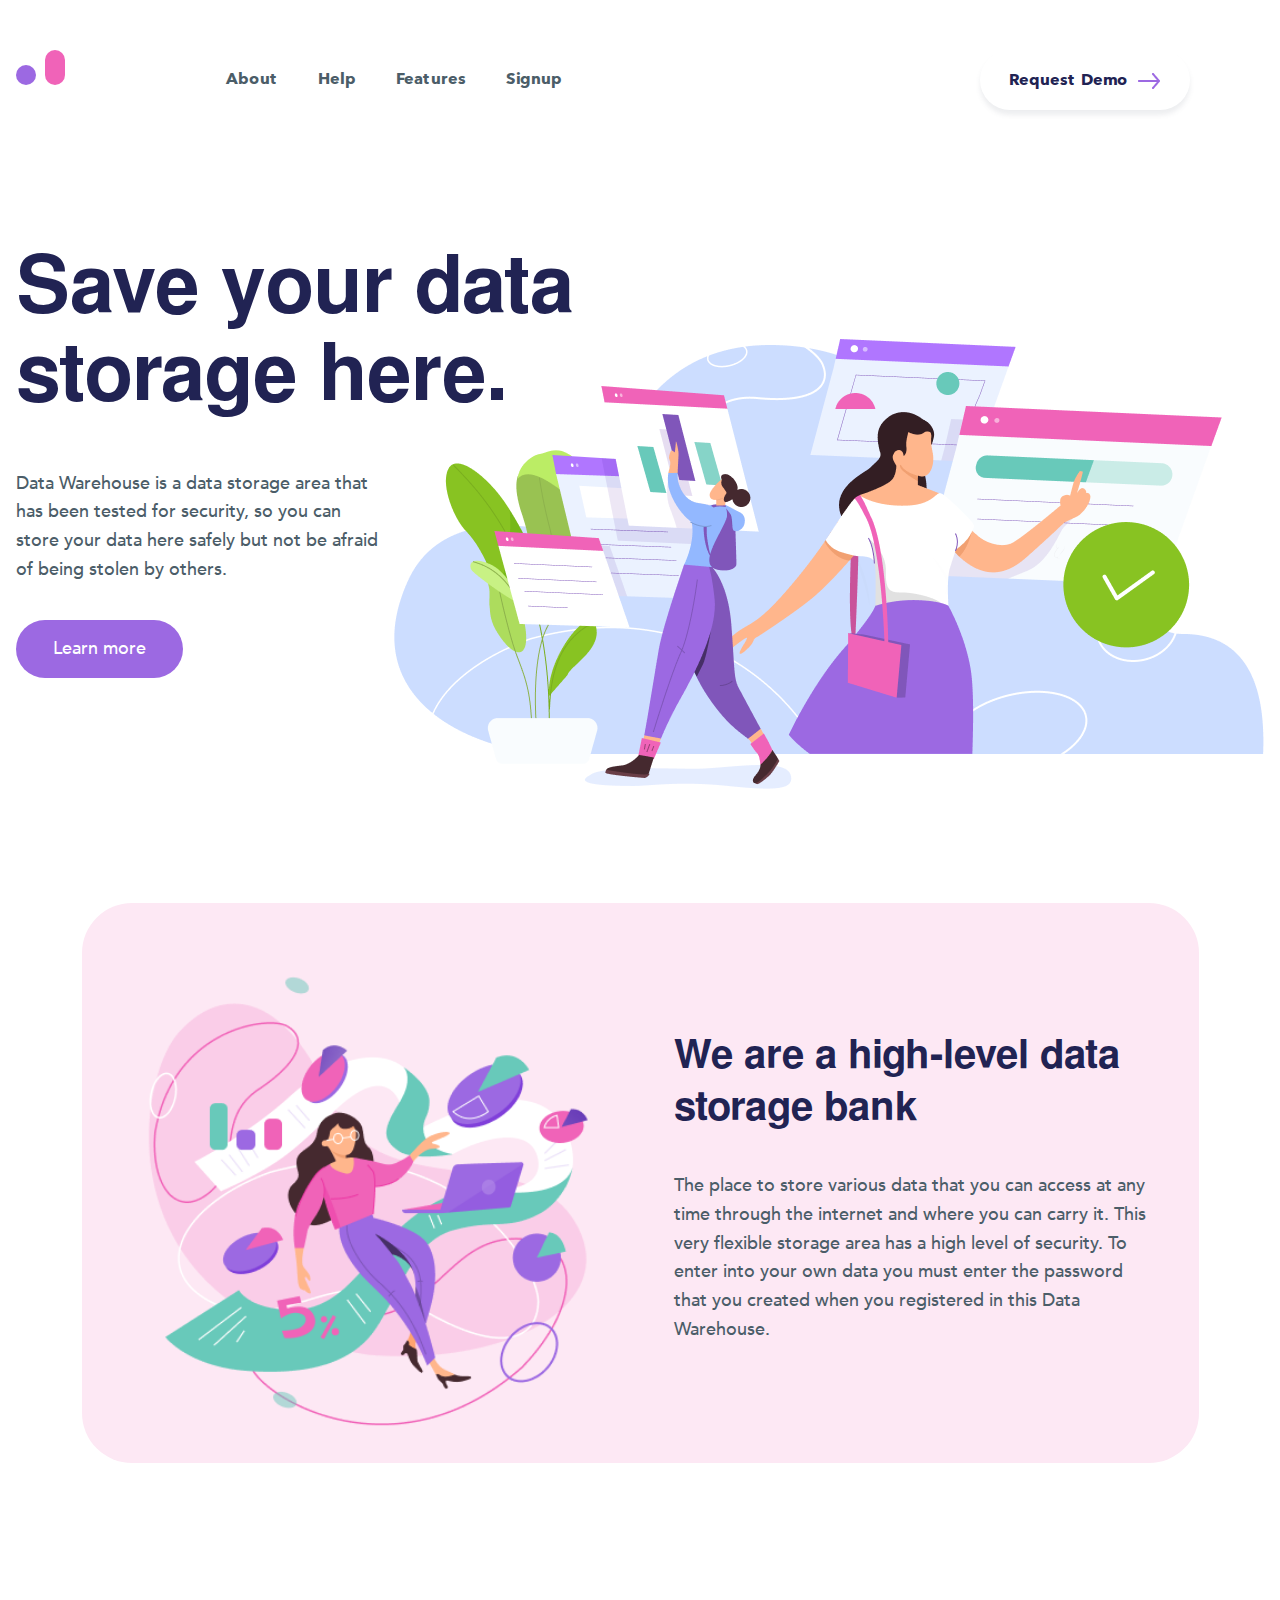
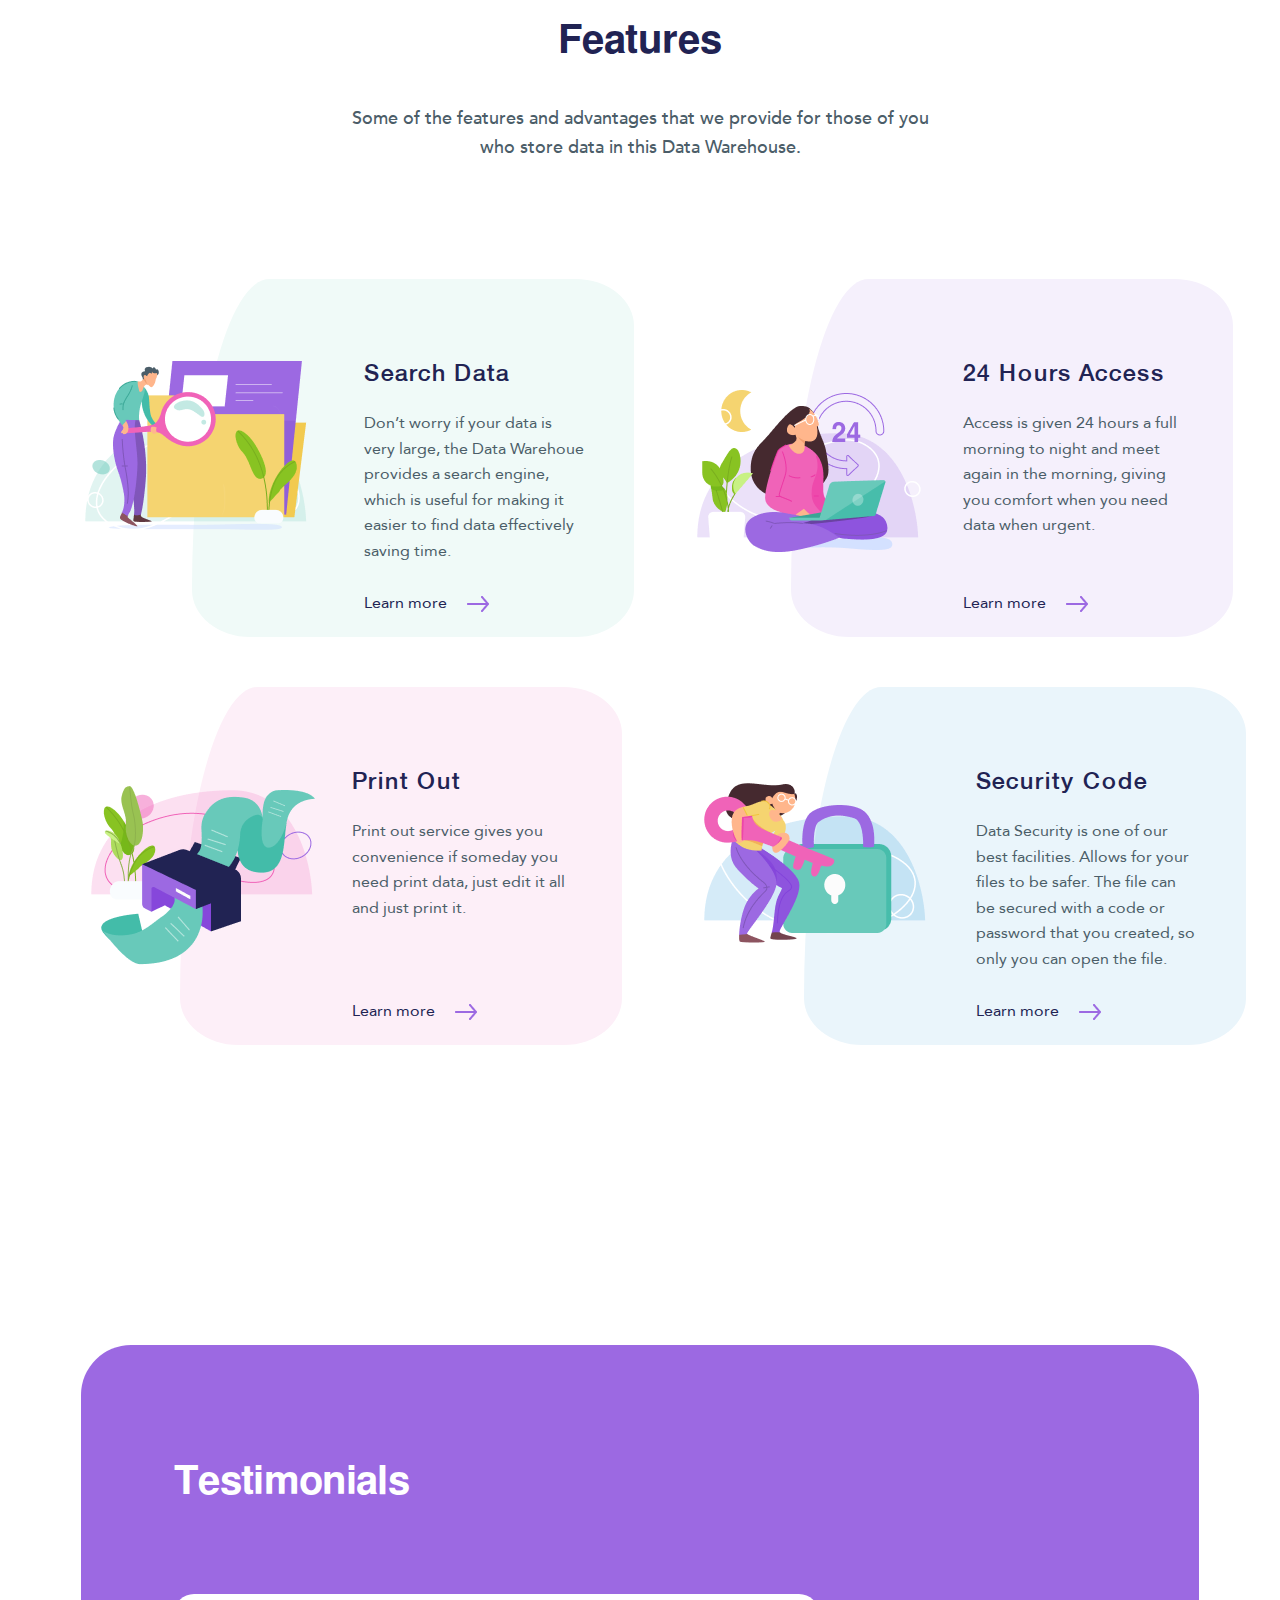
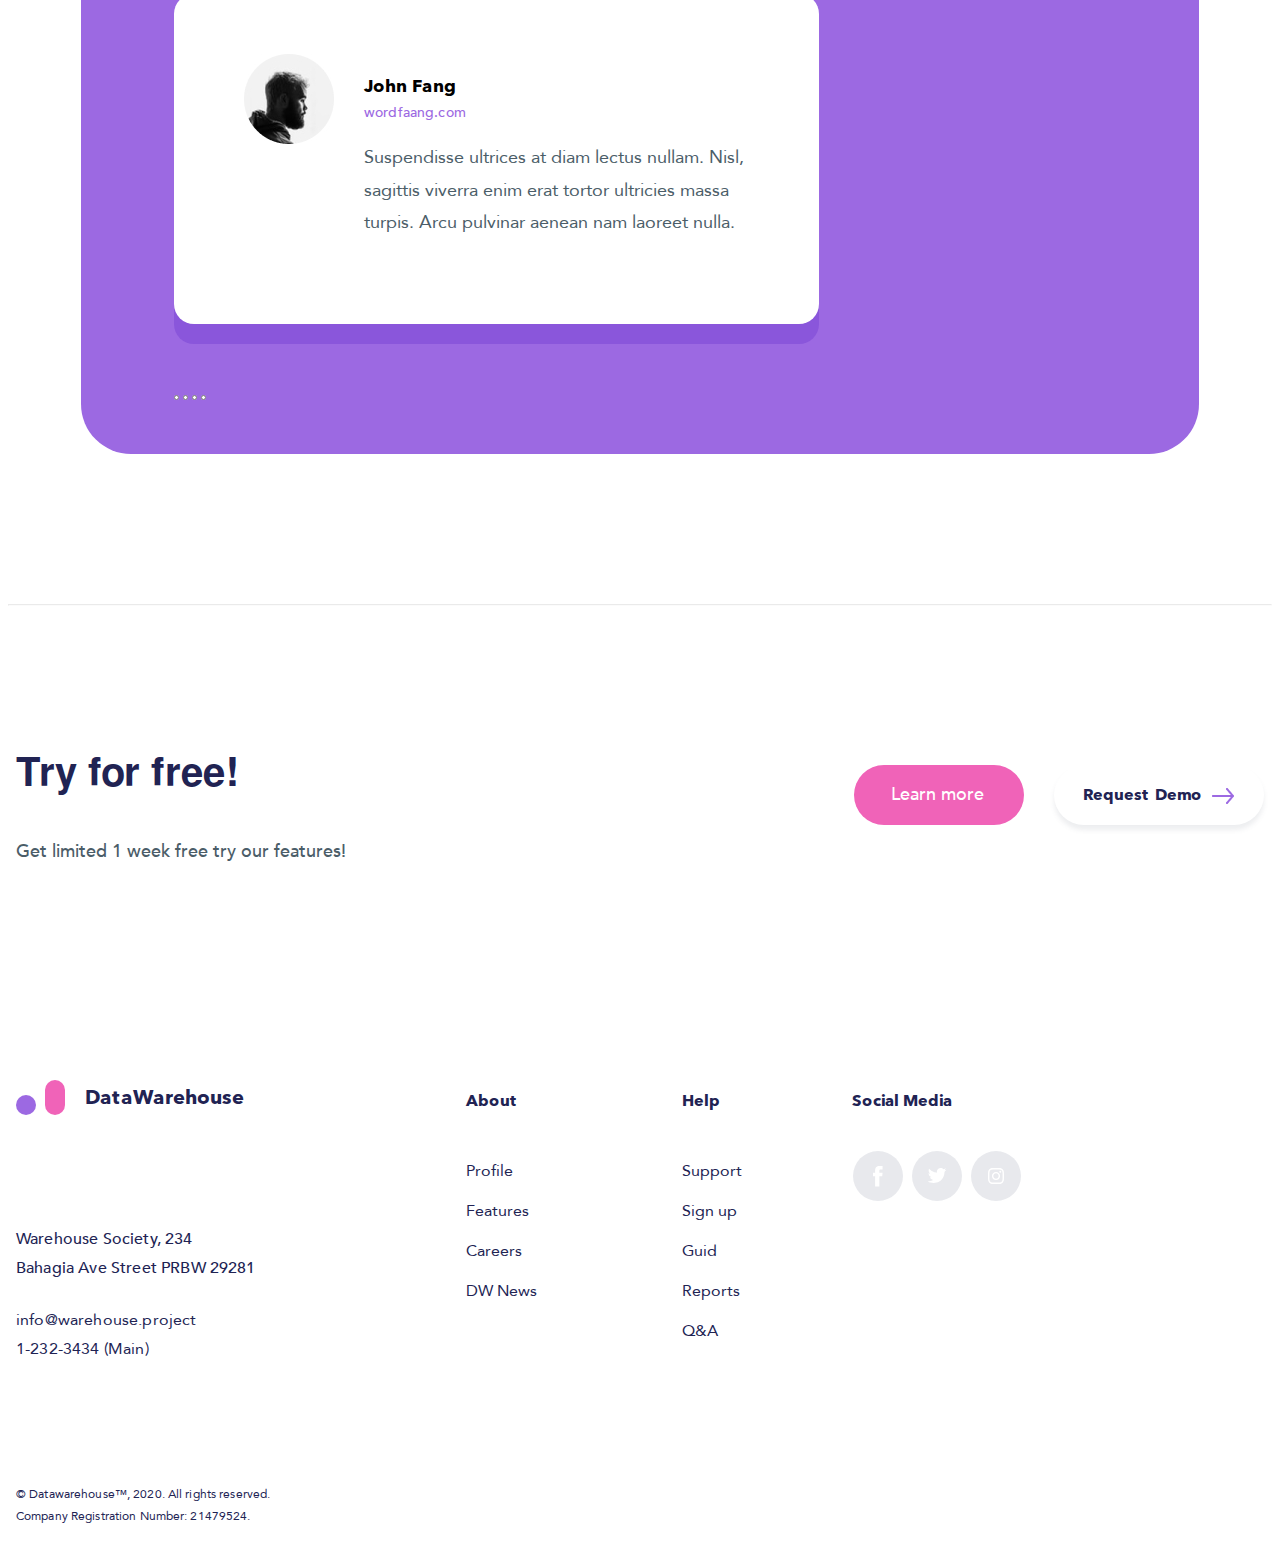
<file: index.html>
<!DOCTYPE html>
<html lang="uz">
<head>
    <meta charset="UTF-8">
    <meta http-equiv="X-UA-Compatible" content="IE=edge">
    <meta name="viewport" content="width=device-width, initial-scale=1.0">
    <title>Data warehouse</title>
    <link rel="stylesheet" href="css/main.css">
</head>
<body>
    <!-- SITE TOP -->
    <header class="contener site-top">
        <div class="header-item">
        <a class="header-logo" href="#"><img src="img/header-logo.svg" alt="header-logo" ></a>
        <ul class="nav-list">
            <li><a class="nav-item" href="#">About</a></li>
            <li><a class="nav-item" href="#">Help</a></li>
            <li><a class="nav-item" href="#">Features</a></li>
            <li><a class="nav-item" href="#">Signup</a></li>
            </ul>
            <a class="nav-link" href="#">Request Demo<span><img class="nav-link-img" src="img/arrow-right.png" alt=""></span> </a>
        </div>
<!-- SITE INTRO -->

    </header>
<div class="contener intro">
    <div class="intro-list">
    <h1 class="intro-h1">Save your data storage here.</h1>
    <p class="intro-text">Data Warehouse is a data storage area that has been
        tested for security, so you can store your data here
        safely but not be afraid of being stolen by others.</p>
    <a href="#" class="intro-link">Learn more</a>
</div>
    <img class="intro-img" src="img/intro-img.png" alt="" width="885" height="468">

</div>

<!-- SITE SERVICE -->
<div class="contener service">
    <img src="img/service-img.png" alt="logo-service" class="service-img">
    <div class="service-list">
    <h2 class="service-h2">We are a high-level data storage bank</h2>
    <p class="service-text">The place to store various data that you can access at any time through the internet  and where you can carry it.
        This very flexible storage area has a high level of security. To enter into your own data you must enter the password that
        you created when you registered in this Data Warehouse. </p>
    </div>
    </div>
    <!--   FEATURES -->
    <h3 class="contener features-heading">Features</h3>
    <p class="contener features-heading-text">Some of the features and advantages that we provide for those of you who store data in this Data Warehouse.</p>
    <div class="contener features-list">
        <ul class="features-list">

            <li class="features-item first-features-item">
                <img class="features-img" src="img/search-data.png" alt="" >
                <div class="features-texts">
                <h4 class="features-box-h4">Search Data</h4>
                <p class="features-box-text">Don’t worry if your data is very large, the Data Warehoue provides a search engine, which is useful
                     for making it easier to find data effectively saving time.</p>
                    <a class="features-box-link" href="">
                        <span>Learn more<img class="features-box-link-img" src="img/arrow-right.png" alt=""></span>
                    </a>
                </div>
                </li>
            <li class="features-item second-features-item">
                <img class="features-img" src="img/24-hours-access.png" alt="" >
                <div class="features-texts">
                <h4 class="features-box-h4">24 Hours Access</h4>
                <p class="features-box-text">Access is given 24 hours a full morning to night and
                    meet again in the morning, giving you comfort when
                    you need data when urgent.</p>
                    <a class="features-box-link" href="">
                        <span>Learn more<img class="features-box-link-img" src="img/arrow-right.png" alt=""></span>
                    </a>
                </div>
            </li>
            <li class="features-item third-features-item">
                <img class="features-img" src="img/print-out.png" alt=" " >
                <div class="features-texts">
                <h4 class="features-box-h4">Print Out</h4>
                <p class="features-box-text">Print out service gives you convenience if someday
                    you need print data, just edit it all and just print it.</p>
                    <a class="features-box-link" href="">
                        <span>Learn more<img class="features-box-link-img" src="img/arrow-right.png" alt=""></span>
                    </a>
                </div>
            </li>
            <li class="features-item fourth-features-item">
                <img class="features-img" src="img/security-code.png" alt="" >
                <div class="features-texts">
                <h4 class="features-box-h4">Security Code</h4>
                <p class="features-box-text">Data Security is one of our best facilities. Allows for your files
                    to be safer. The file can be secured with a code or password that
                    you created, so only you can open the file.</p>
                    <a class="features-box-link" href="">
                        <span>Learn more<img class="features-box-link-img" src="img/arrow-right.png" alt=""></span>
                    </a>
                </div>
            </li>
        </ul>
    </div>
   <!-- SITE TESTIMONIALS -->
    <div class="contener testimonials">
        <h5 class="testimonials-heading">Testimonials</h5>
        <div class="testimonials-list">
            <img class="john-fang" src="img/John-Fang.jpg" alt="" >
            <div class="testimonials-item">
                <p class="testimonials-name-person">John Fang</p>
                <a class="testimonials-site-person" href="#">wordfaang.com</a>
                <p class="testimonials-text-person">Suspendisse ultrices at diam lectus nullam.
                    Nisl, sagittis viverra enim erat tortor ultricies massa turpis. Arcu pulvinar aenean nam laoreet nulla.</p>
            </div>
        </div>
        <div class="testimonials-slider-input">
            <input class="slider slider-input-1" type="radio" name="slider-input-radio" >
            <input class="slider slider-input-1" type="radio" name="slider-input-radio" >
            <input class="slider slider-input-1" type="radio" name="slider-input-radio" >
            <input class="slider slider-input-1" type="radio" name="slider-input-radio" >
        </div>
    </div>
    <hr class="footer-hr">
    <!-- SITE FOOTER -->
    <footer class="site-footer contener">
        <div class="footer-heading">
            <div class="footer-heading-text">
                <p class="footer-heading-title">Try for free!</p>
                <p class="footer-heading-subtitle">Get limited 1 week free try our features!</p>
                </div>
                <div class="footer-heading-link">
                    <a class="footer-heading-more-link" href="#">Learn more</a>
                    <a class="footer-heading-demo-link" href="#">Request Demo <span><img class="footer-heading-demo-link-img" src="img/arrow-right.png" alt=""></span></a>
            </div>
        </div>
        <div class="footer">
            <div class="footer-contacts">
                <div class="footer-logo">
                <img src="img/header-logo.svg" alt="">
                <h6 class="footer-h6">DataWarehouse</h6></div>
                <p class="footer-adress">Warehouse Society, 234 <br>
                                        Bahagia Ave Street PRBW 29281</p>
                <p class="footer-contact">info@warehouse.project  <br>
                                          1-232-3434 (Main)</p>
                 <p class="footer-last-text">© Datawarehouse™, 2020. All rights reserved. <br>
                                             Company Registration Number: 21479524.</p>
            </div>
            <ul class="footer-nav">
                <li class="footer-nav-list footer-nav-help">
                    <h6 class="footer-nav-heading">About</h6>
                    <a class="footer-link" href="#">Profile</a>
                    <a class="footer-link" href="#">Features</a>
                    <a class="footer-link" href="#">Careers</a>
                    <a class="footer-link" href="#">DW News</a>
                </li>
                <li class="footer-nav-list footer-nav-about">
                    <h6 class="footer-nav-heading">Help</h6>
                    <a class="footer-link" href="#">Support</a>
                    <a class="footer-link" href="#">Sign up</a>
                    <a class="footer-link" href="#">Guid</a>
                    <a class="footer-link" href="#">Reports</a>
                    <a class="footer-link" href="#">Q&A</a>
                </li>
                <li class="footer-nav-list footer-nav-sm">
                    <h6 class="footer-nav-heading">Social Media</h6>
                    <a href="#"><img src="img/facebook.svg" alt=""></a>
                    <a href="#"><img src="img/twitter.svg" alt=""></a>
                    <a href="#"><img src="img/instagram.svg" alt=""></a>
                </li>
            </ul>
        </div>

    </footer>
</body>
</html>
</file>
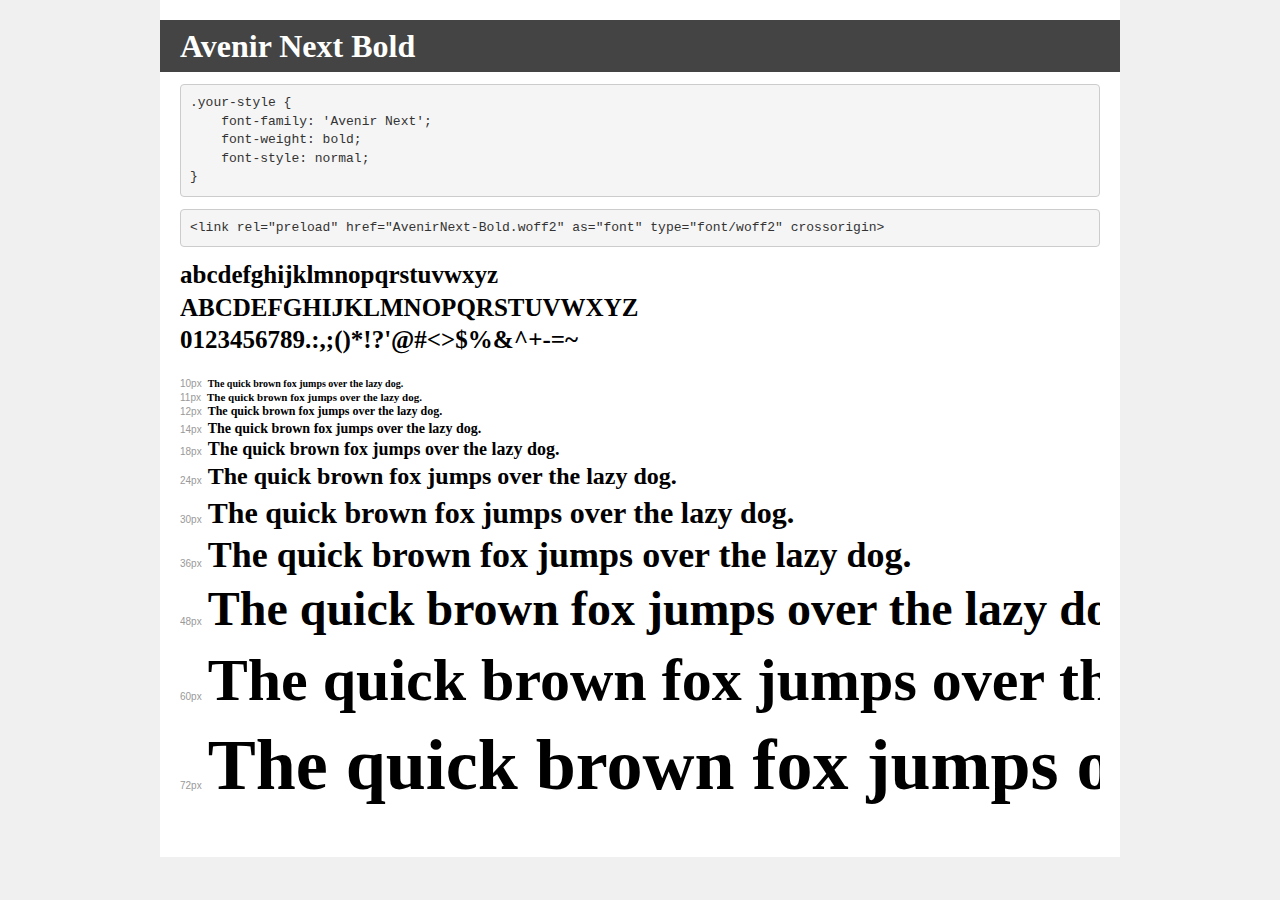
<file: fonts/Avenir/demo.html>
<!DOCTYPE html>
<html lang="en">
<head>
    <meta charset="utf-8">
    <meta http-equiv="X-UA-Compatible" content="IE=edge">
    <meta name="viewport" content="width=device-width, initial-scale=1">
    <meta name="robots" content="noindex, noarchive">
    <meta name="format-detection" content="telephone=no">
    <title>Transfonter demo</title>
    <link href="stylesheet.css" rel="stylesheet">
    <style>
        /*
        http://meyerweb.com/eric/tools/css/reset/
        v2.0 | 20110126
        License: none (public domain)
        */
        html, body, div, span, applet, object, iframe,
        h1, h2, h3, h4, h5, h6, p, blockquote, pre,
        a, abbr, acronym, address, big, cite, code,
        del, dfn, em, img, ins, kbd, q, s, samp,
        small, strike, strong, sub, sup, tt, var,
        b, u, i, center,
        dl, dt, dd, ol, ul, li,
        fieldset, form, label, legend,
        table, caption, tbody, tfoot, thead, tr, th, td,
        article, aside, canvas, details, embed,
        figure, figcaption, footer, header, hgroup,
        menu, nav, output, ruby, section, summary,
        time, mark, audio, video {
            margin: 0;
            padding: 0;
            border: 0;
            font-size: 100%;
            font: inherit;
            vertical-align: baseline;
        }
        /* HTML5 display-role reset for older browsers */
        article, aside, details, figcaption, figure,
        footer, header, hgroup, menu, nav, section {
            display: block;
        }
        body {
            line-height: 1;
        }
        ol, ul {
            list-style: none;
        }
        blockquote, q {
            quotes: none;
        }
        blockquote:before, blockquote:after,
        q:before, q:after {
            content: '';
            content: none;
        }
        table {
            border-collapse: collapse;
            border-spacing: 0;
        }
        /* demo styles */
        body {
            background: #f0f0f0;
            color: #000;
        }
        .page {
            background: #fff;
            width: 920px;
            margin: 0 auto;
            padding: 20px 20px 0 20px;
            overflow: hidden;
        }
        .font-container {
            overflow-x: auto;
            overflow-y: hidden;
            margin-bottom: 40px;
            line-height: 1.3;
            white-space: nowrap;
            padding-bottom: 5px;
        }
        h1 {
            position: relative;
            background: #444;
            font-size: 32px;
            color: #fff;
            padding: 10px 20px;
            margin: 0 -20px 12px -20px;
        }
        .letters {
            font-size: 25px;
            margin-bottom: 20px;
        }
        .s10:before {
            content: '10px';
        }
        .s11:before {
            content: '11px';
        }
        .s12:before {
            content: '12px';
        }
        .s14:before {
            content: '14px';
        }
        .s18:before {
            content: '18px';
        }
        .s24:before {
            content: '24px';
        }
        .s30:before {
            content: '30px';
        }
        .s36:before {
            content: '36px';
        }
        .s48:before {
            content: '48px';
        }
        .s60:before {
            content: '60px';
        }
        .s72:before {
            content: '72px';
        }
        .s10:before, .s11:before, .s12:before, .s14:before,
        .s18:before, .s24:before, .s30:before, .s36:before,
        .s48:before, .s60:before, .s72:before {
            font-family: Arial, sans-serif;
            font-size: 10px;
            font-weight: normal;
            font-style: normal;
            color: #999;
            padding-right: 6px;
        }
        pre {
            display: block;
            padding: 9px;
            margin: 0 0 12px;
            font-family: Monaco, Menlo, Consolas, "Courier New", monospace;
            font-size: 13px;
            line-height: 1.428571429;
            color: #333;
            font-weight: normal;
            font-style: normal;
            background-color: #f5f5f5;
            border: 1px solid #ccc;
            overflow-x: auto;
            border-radius: 4px;
        }
        /* responsive */
        @media (max-width: 959px) {
            .page {
                width: auto;
                margin: 0;
            }
        }
    </style>
</head>
<body>
<div class="page">
    <div class="demo">
        <h1 style="font-family: 'Avenir Next'; font-weight: bold; font-style: normal;">Avenir Next Bold</h1>
        <pre title="Usage">.your-style {
    font-family: 'Avenir Next';
    font-weight: bold;
    font-style: normal;
}</pre>
        <pre title="Preload (optional)">
&lt;link rel=&quot;preload&quot; href=&quot;AvenirNext-Bold.woff2&quot; as=&quot;font&quot; type=&quot;font/woff2&quot; crossorigin&gt;</pre>
        <div class="font-container" style="font-family: 'Avenir Next'; font-weight: bold; font-style: normal;">
            <p class="letters">
                abcdefghijklmnopqrstuvwxyz<br>
ABCDEFGHIJKLMNOPQRSTUVWXYZ<br>
                0123456789.:,;()*!?'@#&lt;&gt;$%&^+-=~
            </p>
            <p class="s10" style="font-size: 10px;">The quick brown fox jumps over the lazy dog.</p>
            <p class="s11" style="font-size: 11px;">The quick brown fox jumps over the lazy dog.</p>
            <p class="s12" style="font-size: 12px;">The quick brown fox jumps over the lazy dog.</p>
            <p class="s14" style="font-size: 14px;">The quick brown fox jumps over the lazy dog.</p>
            <p class="s18" style="font-size: 18px;">The quick brown fox jumps over the lazy dog.</p>
            <p class="s24" style="font-size: 24px;">The quick brown fox jumps over the lazy dog.</p>
            <p class="s30" style="font-size: 30px;">The quick brown fox jumps over the lazy dog.</p>
            <p class="s36" style="font-size: 36px;">The quick brown fox jumps over the lazy dog.</p>
            <p class="s48" style="font-size: 48px;">The quick brown fox jumps over the lazy dog.</p>
            <p class="s60" style="font-size: 60px;">The quick brown fox jumps over the lazy dog.</p>
            <p class="s72" style="font-size: 72px;">The quick brown fox jumps over the lazy dog.</p>
        </div>
    </div>

</div>
</body>
</html>
</file>
<file: css/main.css>
@font-face {
	font-family: 'Avenir';
	src: url('../fonts/Avenir/avenirnextcyr-bold.eot');
	src: url('../fonts/Avenir/avenirnextcyr-bold.eot?#iefix') format('embedded-opentype'),
		url('../fonts/Avenir/avenirnextcyr-bold.woff2') format('woff2'),
		url('../fonts/Avenir/avenirnextcyr-bold.woff') format('woff'),
		url('../fonts/Avenir/avenirnextcyr-bold.ttf') format('truetype'),
		url('../fonts/Avenir/avenirnextcyr-bold.svg#avenirnextcyr-bold') format('svg');
	font-weight: 900;
}

@font-face {
    font-family: 'Avenir Next';
    src: url('AvenirNext-Bold.eot');
    src: url('AvenirNext-Bold.eot?#iefix') format('embedded-opentype'),
        url('AvenirNext-Bold.woff2') format('woff2'),
        url('AvenirNext-Bold.woff') format('woff'),
        url('AvenirNext-Bold.ttf') format('truetype'),
        url('AvenirNext-Bold.svg#AvenirNext-Bold') format('svg');
    font-weight: 800;
    font-style: normal;
    font-display: swap;
}

@font-face {
    font-family: 'Avenir';
    src: url('../fonts/Avenir/Avenir-Medium.eot');
    src: url('../fonts/Avenir/Avenir-Medium.eot?#iefix') format('embedded-opentype'),
        url('../fonts/Avenir/Avenir-Medium.woff2') format('woff2'),
        url('../fonts/Avenir/Avenir-Medium.woff') format('woff'),
        url('../fonts/Avenir/Avenir-Medium.ttf') format('truetype'),
        url('../fonts/Avenir/Avenir-Medium.svg#Avenir-Medium') format('svg');
    font-weight: 500;
    font-style: normal;
    font-display: swap;
}

@font-face {
    font-family: 'Avenir';
    src: url('../fonts/Avenir/Avenir-Roman.eot');
    src: url('../fonts/Avenir/Avenir-Roman.eot?#iefix') format('embedded-opentype'),
        url('../fonts/Avenir/Avenir-Roman.woff2') format('woff2'),
        url('../fonts/Avenir/Avenir-Roman.woff') format('woff'),
        url('../fonts/Avenir/Avenir-Roman.ttf') format('truetype'),
        url('../fonts/Avenir/Avenir-Roman.svg#Avenir-Roman') format('svg');
    font-weight: normal;
    font-style: normal;
    font-display: swap;
}

@font-face {
    font-family: 'Helvetica';
    src: url('../fonts/Helvetica/HelveticaMedium.eot');
    src: url('../fonts/Helvetica/HelveticaMedium.eot?#iefix') format('embedded-opentype'),
        url('../fonts/Helvetica/HelveticaMedium.woff2') format('woff2'),
        url('../fonts/Helvetica/HelveticaMedium.woff') format('woff'),
        url('../fonts/Helvetica/HelveticaMedium.ttf') format('truetype'),
        url('../fonts/Helvetica/HelveticaMedium.svg#HelveticaMedium') format('svg');
    font-weight: 500;
    font-style: normal;
    font-display: swap;
}

@font-face {
    font-family: 'Helvetica';
    src: url('../fonts/Helvetica/FreeSansBold.eot');
    src: url('../fonts/Helvetica/FreeSansBold.eot?#iefix') format('embedded-opentype'),
        url('../fonts/Helvetica/FreeSansBold.woff2') format('woff2'),
        url('../fonts/Helvetica/FreeSansBold.woff') format('woff'),
        url('../fonts/Helvetica/FreeSansBold.ttf') format('truetype'),
        url('../fonts/Helvetica/FreeSansBold.svg#FreeSansBold') format('svg');
    font-weight: bold;
    font-style: normal;
    font-display: swap;
}
* {
    box-sizing: border-box;
    font-style: normal;
    font-weight: normal;
    font-family: 'Avenir', Helvetica, sans-serif;
}
.contener {
    width: 1248px;
    margin-right: auto;
    margin-left: auto;
}
.header-item {
    display: flex;
    margin-top: 50px;
    margin-bottom: 130px;
}
.header-logo {
    width:"49px";
    height:"35px";
}
.nav-list {
    display: flex;
    margin-left: 121px;
    list-style-type: none;
	padding-inline-start: 0px;
}
.nav-item {
    text-decoration: none;
    margin-left: 40px;
    font-family: 'Avenir';
    font-weight: 800;
    font-size: 16px;
    line-height: 160%;
    color: #4B5D68;
}
.nav-item:hover {
    color:#212353
}
.nav-link {
    margin-left: 418px;
    width: 210px;
    height: 60px;
    background-color: #FFFFFF;
    box-shadow: 0px 5px 5px rgba(75, 93, 104, 0.1);
    border-radius: 50px;
    padding: 17px 29px 17px 29px;
    text-decoration: none;
    display: flex;
    font-family: 'Avenir';
    font-weight: 800;
    font-size: 16px;
    line-height: 160%;
    letter-spacing: 0.005em;
    color: #212353;
}
.nav-link-img {
    margin-left: 10px;
    margin-top: 6px;
}
/* INTRO */
.intro {
    display: flex;
    height: 564px;
    flex-wrap: nowrap;
    margin-bottom: 99px;
}

.intro-h1 {
    font-family: Helvetica;
    font-weight: bold;
    font-size: 80px;
    line-height: 110%;
    color: #212353;
    margin-right: -400px;
    margin-top: 0;
}
.intro-img {
    margin-top: 96px;
}
.intro-text {
    font-family: 'Avenir';
    font-weight: 500;
    font-size: 18px;
    line-height: 160%;
    color: #4B5D68;
    margin-bottom: 50px;
}
.intro-link {
    color: #FFFFFF;
    text-decoration: 0;
    width: 170px;
    height: 60px;
    padding: 16px 37px 17px 37px;
    background: #9C69E2;
    border-radius: 50px;
    font-family: 'Avenir';
    font-weight: 500;
    font-size: 18px;
    line-height: 160%;
}
/* SERVICES */
.service {
    width: 1117px;
    height: 560px;
    background: #FDE8F4;
    border-radius: 50px;
    display: flex;
    margin-bottom: 150px;
}
.service-list {
    margin: 125px 93px 125px 62px;
}
.service-h2 {
    font-family: Helvetica;
    font-weight: bold;
    font-size: 40px;
    line-height: 130%;
    color: #212353;
    margin: 0;
    margin-bottom: 40px;
}
.service-text {
    font-family: 'Avenir';
    font-weight: 500;
    font-size: 18px;
    line-height: 160%;
    color: #4B5D68;
    margin: 0;
    width: 474px;
    height: 170px;
}
/* FEATURES */
.features-heading {
    font-family: Helvetica;
    font-weight: bold;
    font-size: 40px;
    line-height: 130%;
    text-align: center;
    color: #212353;
}
.features-heading-text {
    font-family: 'Avenir';
    font-weight: 500;
    font-size: 18px;
    line-height: 160%;
    text-align: center;
    color: #4B5D68;
    width: 584px;
    height: 58px;
    margin-bottom: 100px;
}
.features-list {
    display: flex;
    flex-wrap: wrap;
    list-style-type: none;
    justify-content: space-around;
    padding: 0;
    margin-bottom: 150px;
}
.features-item {
    width: 442px;
    height: 358px;
    display: flex;
    align-items: center;
    border-radius: 20% 15% 15% 15% / 99% 15% 15% 15% ;
    padding: 49px 50px 33px 172px;
    margin-left: 145px;
}
.first-features-item {
    margin-bottom: 50px;
    background: #F0FAF8;
    margin-right: -50px;
}
.second-features-item {
    margin-bottom: 50px;
    background: #F5F0FC ;
}
.third-features-item {
    background: #FDEFF8;
}
.fourth-features-item {
    background: #EAF5FB;
}
.features-texts {
    width: 220px;
    height: 276px;
}
 .features-img {
    width:"232px";
    height:"211px";
    position: absolute;
    margin-left: -280px;
}
.features-box-h4 {
    font-family: Helvetica;
    font-size: 24px;
    line-height: 130%;
    color: #212353;
    margin-bottom: 20px;
    letter-spacing: 0.08em;
}
.features-box-text {
    font-family: 'Avenir';
    font-size: 16px;
    line-height: 160%;
    color: #4B5D68;
    width: 220px;
    height: 160px;
}
.features-box-link {
    font-family: 'Avenir';
    font-weight: 800;
    font-size: 16px;
    line-height: 160%;
    color: #212353;
    text-decoration: none;
    display: flex;
    margin-top: 20px;
}
.features-box-link-img {
    margin-left: 20px;
    margin-bottom: -4px;
}
/* TESTIMONIALS */
.testimonials {
    width: 1118px;
    height: 709px;
    background-color: #9C69E2;
    border-radius: 50px;
    padding-top: 109px;
    margin-bottom: 150px;
}
.testimonials-heading {
    font-family: Helvetica;
    font-weight: bold;
    font-size: 40px;
    line-height: 130%;
    color: #FFFFFF;
    margin-left: 93px;
    margin-bottom: 88px;
    margin-top: 0;
}
.testimonials-list {
    width: 645px;
    height: 330px;
    padding: 60px 70px 50px 70px;
    background-color: #FFFFFF;
    margin-left: 93px;
    display: flex;
    box-shadow: 0px 20px 0px #8A56DB;
    border-radius: 20px;
}
.testimonials-item {
    margin-left: 30px;
}
.testimonials-name-person {
    font-family: 'Avenir';
    font-weight: 900;
    font-size: 18px;
    line-height: 160%;
    letter-spacing: 0.005em;
    margin-bottom: 0;
}
.john-fang {
    width: 90px;
    height: 90px;
}
.testimonials-site-person {
    font-family: 'Avenir';
    font-weight: 500;
    font-size: 14px;
    line-height: 160%;
    letter-spacing: 0.01em;
    color: #9C69E2;
    text-decoration: none;
}
.testimonials-text-person {
    font-family: 'Avenir';
    font-size: 18px;
    line-height: 180%;
    color: #4B5D68;
}
.testimonials-slider-input {
    width: 55px;
    height: 10px;
    margin-top: 60px;
    margin-left: 93px;
    justify-content: space-around;
}
.slider {
    width: 5px;
    height: 5px;
    margin: 0;
    border: 0;
    padding: 0;
}
.slider:checked {
    width: 10px;
    height: 10px;
    background-color: #F063B8;
    text-align: center;
    padding: 0;
    appearance: none;
    border-radius: 50% 50% 50% 50% / 50% 50% 50% 50% ;
    border: none;
    margin-bottom: -2px;
}
/* FOOTER */
.footer-hr {
    background: #9C69E2;
    opacity: 0.2;
    height: 2px;
    margin-bottom: 100px;
}
.footer-heading {
    display: flex;
    justify-content: space-between;
    margin-bottom: 150px;
}
.footer-heading-title {
    font-family: Helvetica;
    font-weight: bold;
    font-size: 40px;
    line-height: 130%;
    color: #212353;
}
.footer-heading-subtitle {
    font-family: 'Avenir';
    font-weight: 500;
    font-size: 18px;
    line-height: 160%;
    color: #4B5D68;
}
.footer-heading-link {
    display: flex;
    align-items: center;
}
.footer-heading-more-link {
    color: #FFFFFF;
    text-decoration: 0;
    width: 170px;
    height: 60px;
    padding: 16px 37px 17px 37px;
    background: #F063B8;
    border-radius: 50px;
    font-family: 'Avenir';
    font-weight: 500;
    font-size: 18px;
    line-height: 160%;
}
.footer-heading-demo-link {
    margin-left: 30px;
    width: 210px;
    height: 60px;
    background-color: #FFFFFF;
    box-shadow: 0px 5px 5px rgba(75, 93, 104, 0.1);
    border-radius: 50px;
    padding: 17px 29px 17px 29px;
    text-decoration: none;
    display: flex;
    font-family: 'Avenir';
    font-weight: 800;
    font-size: 16px;
    line-height: 160%;
    letter-spacing: 0.005em;
    color: #212353;
}
.footer-heading-demo-link-img {
    margin-left: 10px;
    margin-top: 6px;
}
.footer {
    display: flex;
}
.footer-logo {
    display: flex;
    margin-bottom: 65px;
    align-items: center;
}
.footer-h6 {
    font-family: 'Avenir';
    font-weight: 900;
    font-size: 20px;
    line-height: 160%;
    color: #212353;
    margin-left: 20px;
    align-items: center;
}
.footer-adress {
    font-family: 'Avenir';
    font-weight: 500;
    font-size: 16px;
    line-height: 180%;
    letter-spacing: 0.01em;
    color: #212353;
    margin-bottom: 10px;
    width: 335px;
    height: 65px;
}
.footer-contact {
    font-family: 'Avenir';
    font-size: 16px;
    line-height: 180%;
    letter-spacing: 0.01em;
    color: #212353;
    margin-bottom: 118px;
    width: 335px;
    height: 60px;
}
.footer-last-text {
    font-family: 'Avenir';
    font-size: 12px;
    line-height: 180%;
    letter-spacing: 0.01em;
    color: #212353;
    width: 360px;
    height: 50px;
}
.footer-nav {
    display: flex;
    list-style-type: none;
}
.footer-nav-list {
    display: flex;
}
.footer-nav-heading {
    margin-right: 70px;
    font-family: 'Avenir';
    font-weight: 900;
    font-size: 16px;
    line-height: 160%;
    color: #212353;
}
.footer-nav-about {
    width: 166px;
    height: 220px;
    flex-direction: column;
    margin-left: 50px;
}
.footer-nav-help {
    width: 166px;
    height: 250px;
    flex-direction: column;
    margin-left: 50px;
}
.footer-nav-sm {
    width: 178px;
    height: 110px;
    flex-wrap: wrap;
    justify-content: space-around;
    text-align: start;
}
.footer-link {
    font-family: 'Avenir';
    font-size: 16px;
    line-height: 250%;
    color: #212353;
    text-decoration: none;
}
</file>
<file: fonts/Avenir/stylesheet.css>
@font-face {
    font-family: 'Avenir';
    src: url('Avenir-Medium.eot');
    src: url('Avenir-Medium.eot?#iefix') format('embedded-opentype'),
        url('Avenir-Medium.woff2') format('woff2'),
        url('Avenir-Medium.woff') format('woff'),
        url('Avenir-Medium.ttf') format('truetype'),
        url('Avenir-Medium.svg#Avenir-Medium') format('svg');
    font-weight: 500;
    font-style: normal;
    font-display: swap;
}

@font-face {
    font-family: 'Avenir';
    src: url('Avenir-Roman.eot');
    src: url('Avenir-Roman.eot?#iefix') format('embedded-opentype'),
        url('Avenir-Roman.woff2') format('woff2'),
        url('Avenir-Roman.woff') format('woff'),
        url('Avenir-Roman.ttf') format('truetype'),
        url('Avenir-Roman.svg#Avenir-Roman') format('svg');
    font-weight: normal;
    font-style: normal;
    font-display: swap;
}
</file>
